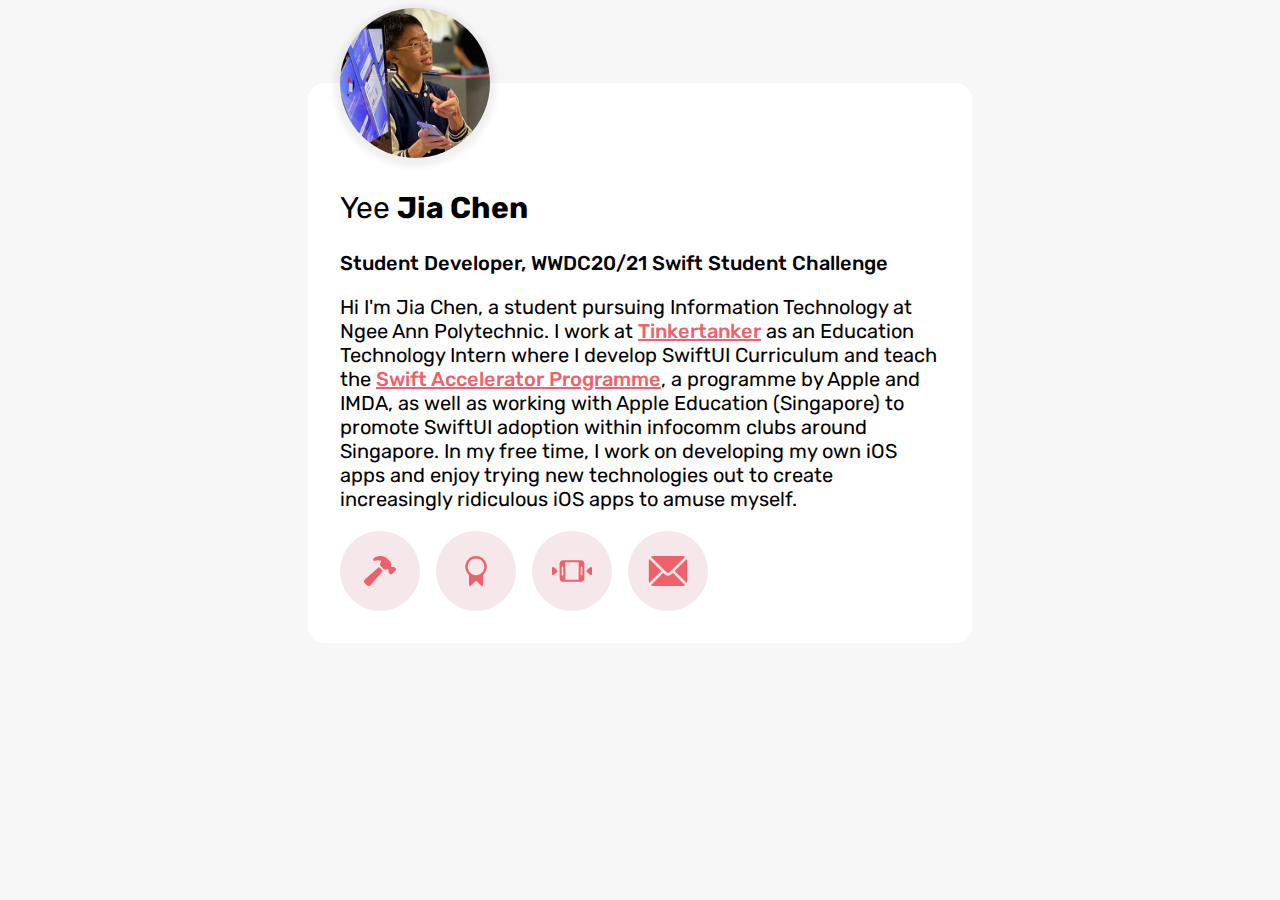
<file: index.html>
<!DOCTYPE html>
<html lang="en">
  <head>
    <meta charset="utf-8">
    <meta name="viewport" content="width=device-width">
    <title>Jia Chen</title>
    <link rel="preconnect" href="https://fonts.googleapis.com"> 
    <link rel="preconnect" href="https://fonts.gstatic.com" crossorigin> 
    <link href="https://fonts.googleapis.com/css2?family=Rubik:wght@300;400;500;600;700&display=swap" rel="stylesheet">
    <link href="style.css" rel="stylesheet" type="text/css" />
  </head>
  <body class="container">
    <section class="homecard">
      <img class="profilepic" src="assets/profile.png" alt="Profile Picture"/>
      <h2 class="name">Yee <b>Jia Chen</b></h2>
      <h3>Student Developer, WWDC20/21 Swift Student Challenge</h3>
      <p>
        Hi I'm Jia Chen, a student pursuing Information Technology at Ngee Ann Polytechnic. 
        I work at <a href="https://tinkertanker.com">Tinkertanker</a> as an Education Technology Intern where I develop SwiftUI Curriculum and teach the 
        <a href="https://swiftinsg.org">Swift Accelerator Programme</a>, a programme by Apple and IMDA, as well as working with Apple Education (Singapore) to promote
        SwiftUI adoption within infocomm clubs around Singapore. In my free time, I work on developing my own iOS apps and enjoy trying new technologies out to create 
        increasingly ridiculous iOS apps to amuse myself.
      </p>

      <nav>
        <button class="circularbutton" type="button" onclick="window.location.href='projects.html';">
          <img src="assets/icons/projects.svg" alt="Projects"/>
          <span>Projects</span>
        </button>

        <button class="circularbutton" type="button" onclick="window.location.href='awards.html';">
          <img src="assets/icons/achievements.svg" alt="Awards"/>
          <span>Awards</span>
        </button>

        <button class="circularbutton" type="button" onclick="window.location.href='timeline.html';">
          <img src="assets/icons/timeline.svg" alt="Timeline"/>
          <span>Timeline</span>
        </button>

        <button class="circularbutton" type="button" onclick="window.location.href='contact.html';">
          <img src="assets/icons/contact.svg" alt="Contact"/>
          <span>Contact</span>
        </button>
      </nav>
    </section>
    <script src="script.js"></script>
  </body>
</html>
</file>
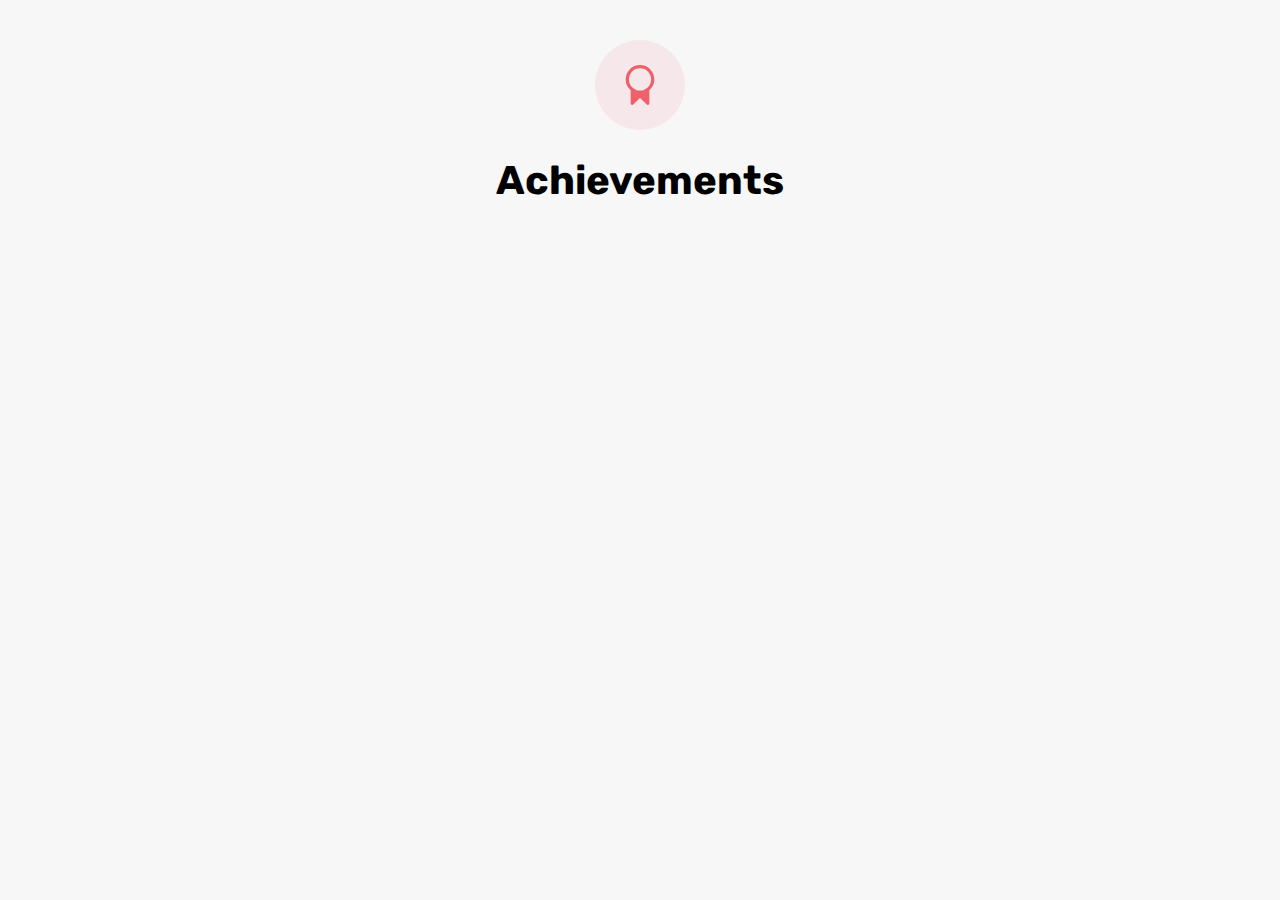
<file: achievements.html>
<!DOCTYPE html>
<html>
    <head>
        <meta charset="utf-8">
        <meta name="viewport" content="width=device-width">
        <title>Achievements</title>
        <link rel="preconnect" href="https://fonts.googleapis.com"> 
        <link rel="preconnect" href="https://fonts.gstatic.com" crossorigin> 
        <link href="https://fonts.googleapis.com/css2?family=Rubik:wght@300;400;500;600;700&display=swap" rel="stylesheet">
        <link href="style.css" rel="stylesheet" type="text/css" />
    </head>
    <body class="container">
        <header>
            <div class="headericon">
                <img src="assets/icons/achievements.svg" alt="Achievements Icon"/>
            </div>
            
            <h1>Achievements</h1>

            <script src="script.js"></script>
        </header>
    </body>
</html>
</file>
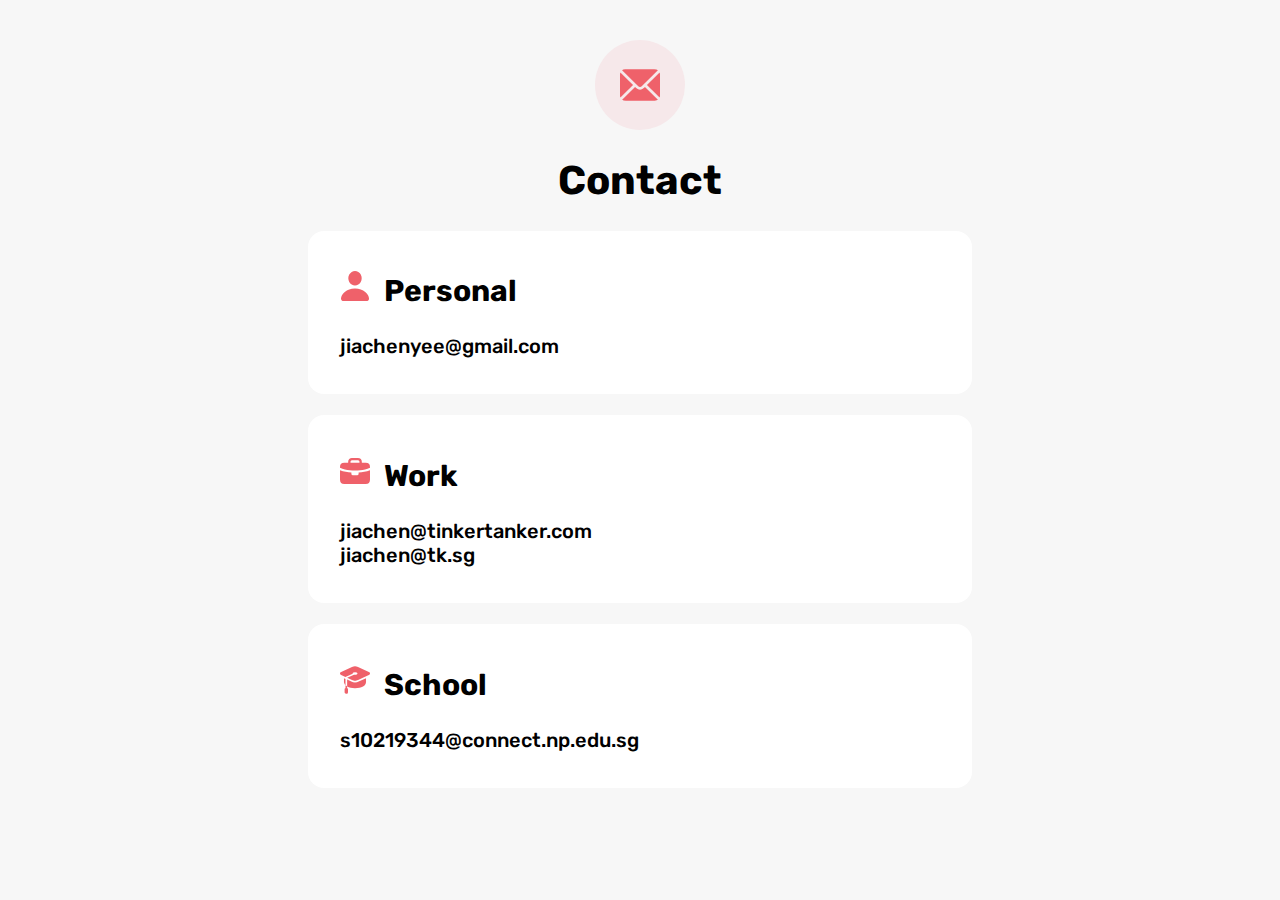
<file: contact.html>
<!DOCTYPE html>
<html lang="en">
    <head>
        <meta charset="utf-8">
        <meta name="viewport" content="width=device-width">
        <title>Contact</title>
        <link rel="preconnect" href="https://fonts.googleapis.com"> 
        <link rel="preconnect" href="https://fonts.gstatic.com" crossorigin> 
        <link href="https://fonts.googleapis.com/css2?family=Rubik:wght@300;400;500;600;700&display=swap" rel="stylesheet">
        <link href="style.css" rel="stylesheet" type="text/css" />
    </head>
    <body class="container">
        <header>
            <div class="headericon" onclick="javascript:history.back()">
                <img src="assets/icons/contact.svg" alt="Contact Icon"/>
            </div>
            
            <h1>Contact</h1>

            <script src="script.js"></script>
        </header>

        <section class="contactcard">
            <h2><img src="assets/icons/personalemail.svg" alt="Personal Email Icon"/> Personal</h2>
            <p>
                <a href="mailto:jiachenyee@gmail.com">jiachenyee@gmail.com</a>
            </p>
        </section>

        <section class="contactcard">
            <h2><img src="assets/icons/workemail.svg" alt="Work Email Icon"/> Work</h2>
            <p>
                <a href="mailto:jiachen@tinkertanker.com">jiachen@tinkertanker.com</a>
                <br/>
                <a href="mailto:jiachen@tk.sg">jiachen@tk.sg</a>
            </p>
        </section>

        <section class="contactcard">
            <h2><img src="assets/icons/schoolemail.svg" alt="School Email Icon"/> School</h2>
            <p>
                <a href="mailto:s10219344@connect.np.edu.sg">s10219344@connect.np.edu.sg</a>
            </p>
        </section>
    </body>
</html>
</file>
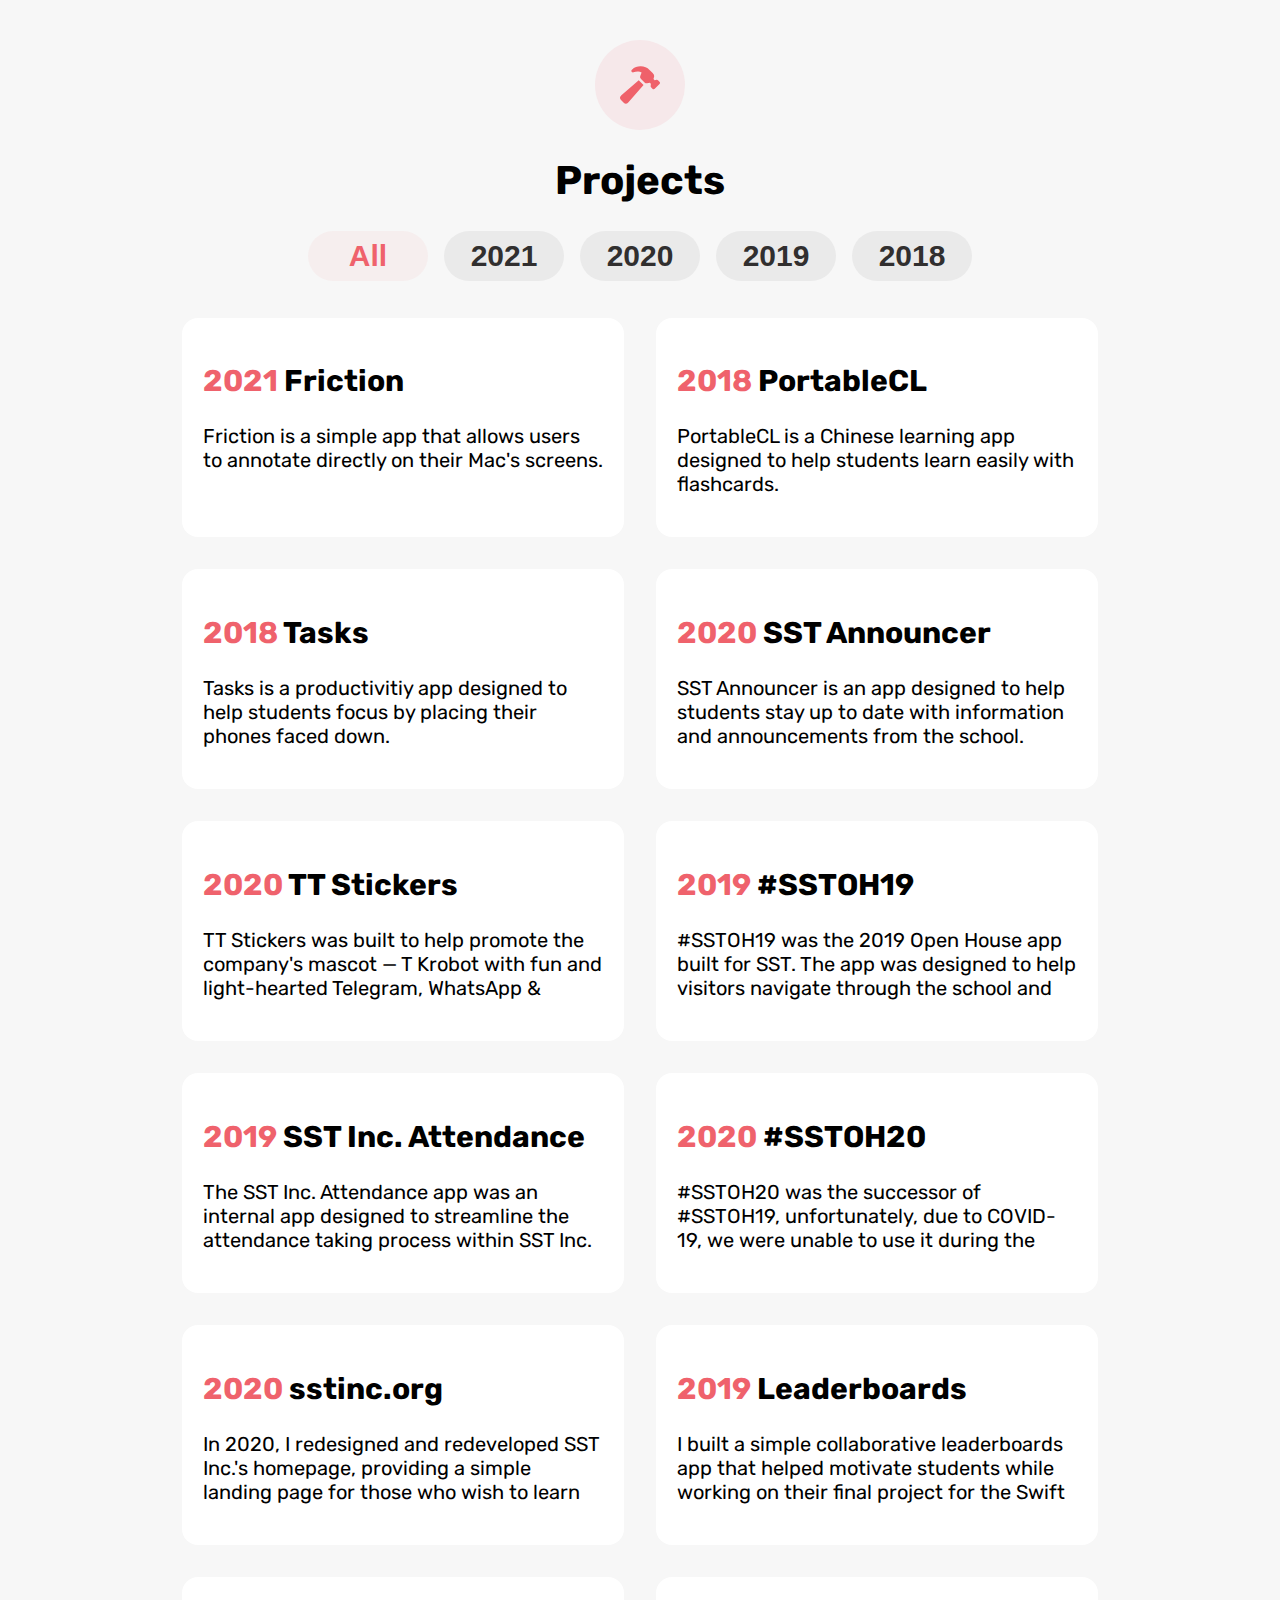
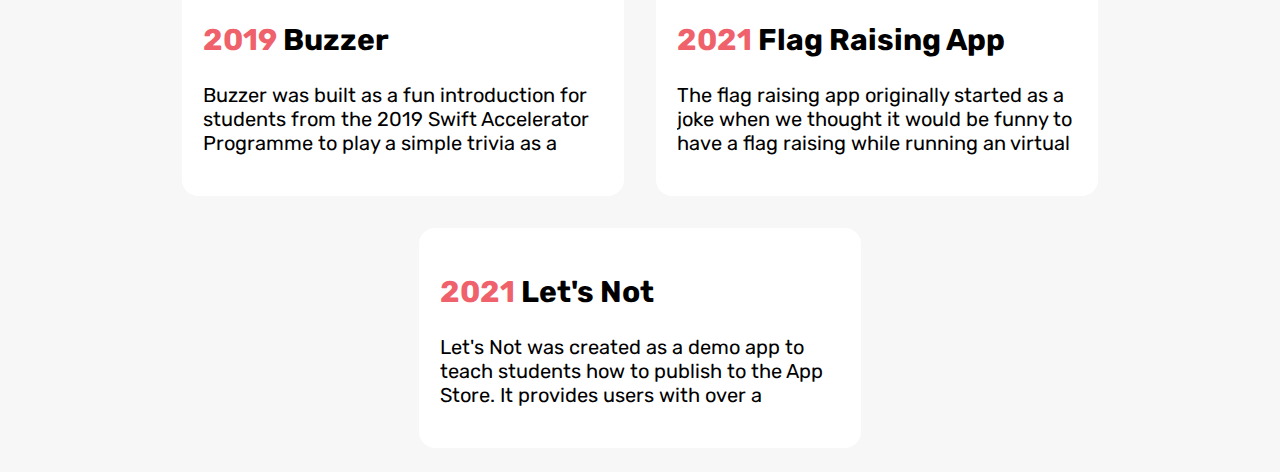
<file: projects.html>
<!DOCTYPE html>
<html lang="en">
    <head>
        <meta charset="utf-8">
        <meta name="viewport" content="width=device-width">
        <title>Projects</title>
        <link rel="preconnect" href="https://fonts.googleapis.com"> 
        <link rel="preconnect" href="https://fonts.gstatic.com" crossorigin> 
        <link href="https://fonts.googleapis.com/css2?family=Rubik:wght@300;400;500;600;700&display=swap" rel="stylesheet">
        <link href="style.css" rel="stylesheet" type="text/css" />
    </head>
    <body class="container" onload="changeYear(null);">
        <header>
            <div class="headericon" onclick="javascript:history.back()">
                <img src="assets/icons/projects.svg" alt="Projects Icon"/>
            </div>
            
            <h1>Projects</h1>
            
            <div class="yearselector">
                <button class="yearselectorbutton" id="all" type="button" onclick="changeYear(null);">All</button>
                <button class="yearselectorbutton" id="2021" type="button" onclick="changeYear(2021);">2021</button>
                <button class="yearselectorbutton" id="2020" type="button" onclick="changeYear(2020);">2020</button>
                <button class="yearselectorbutton" id="2019" type="button" onclick="changeYear(2019);">2019</button>
                <button class="yearselectorbutton" id="2018" type="button" onclick="changeYear(2018);">2018</button>
            </div>

            <div id="projectsDiv" class="projectscollection"></div>

            <script src="script.js"></script>
        </header>
    </body>
</html>
</file>
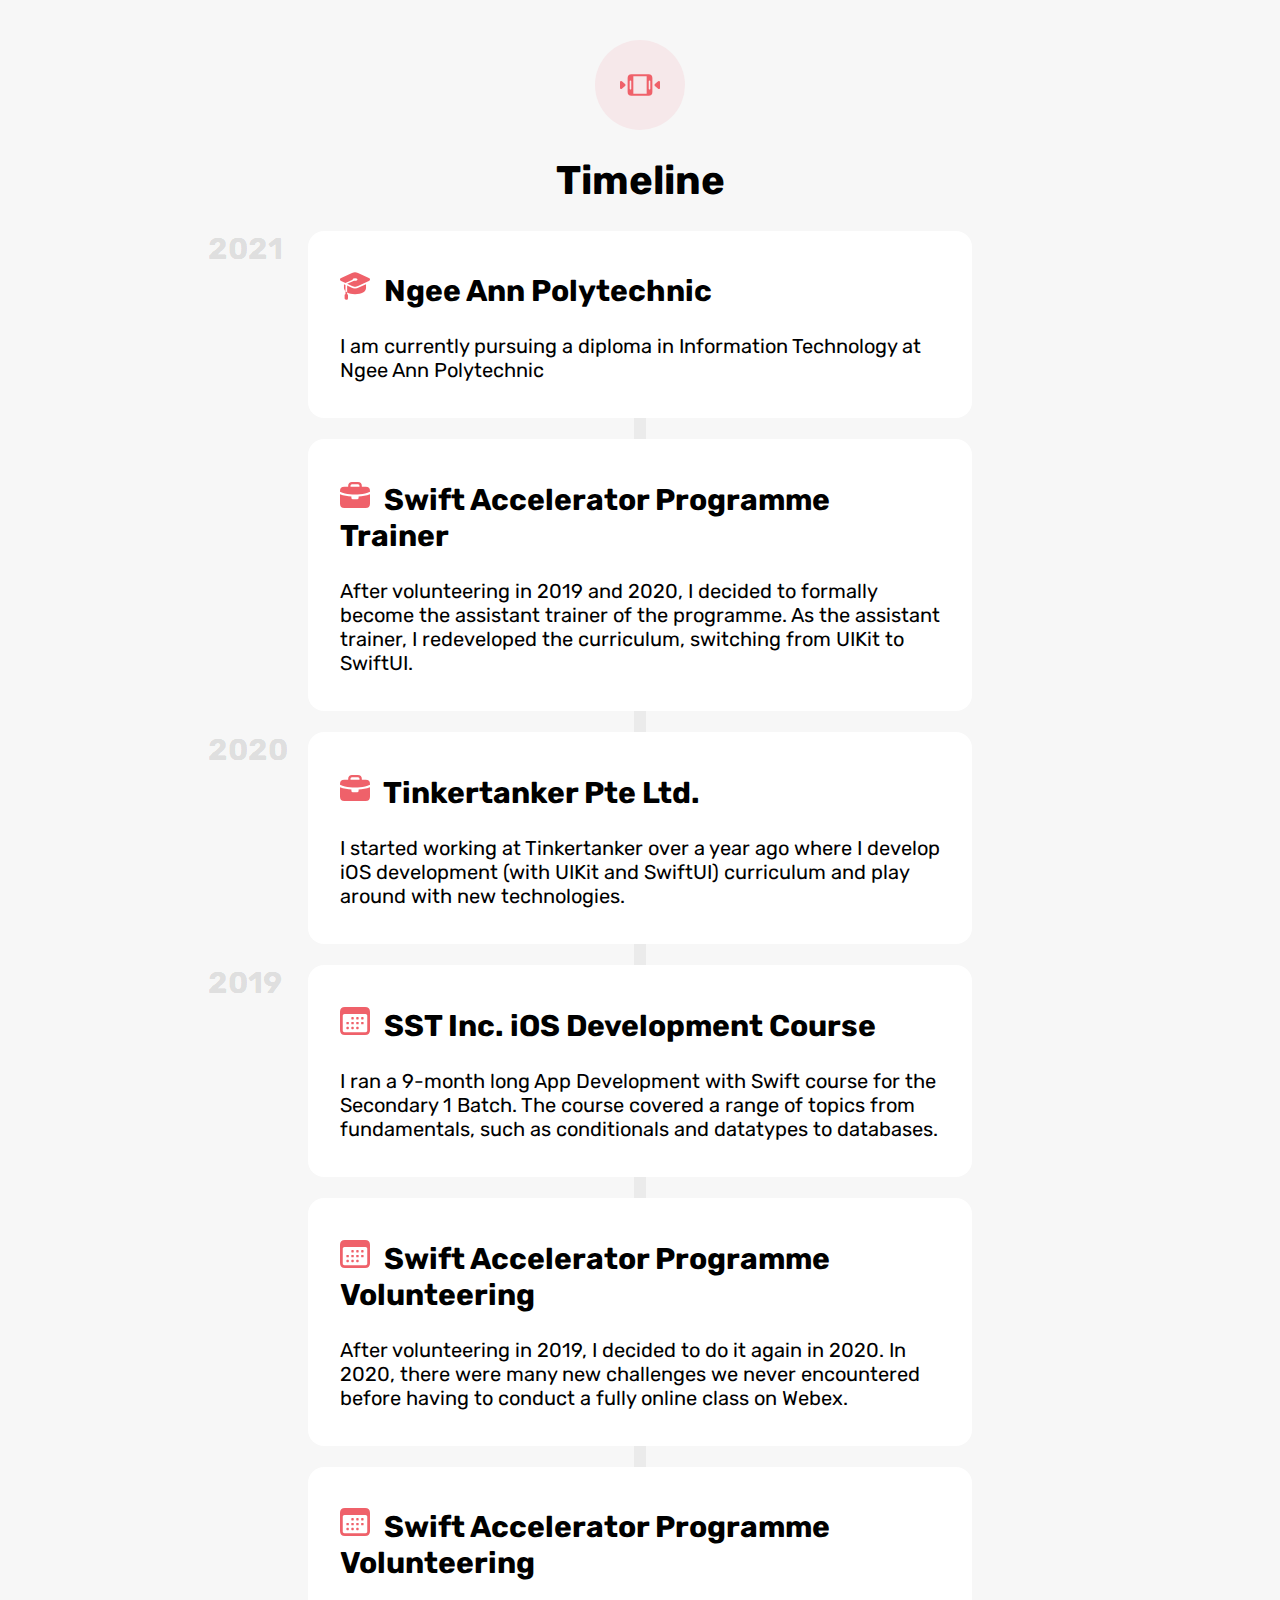
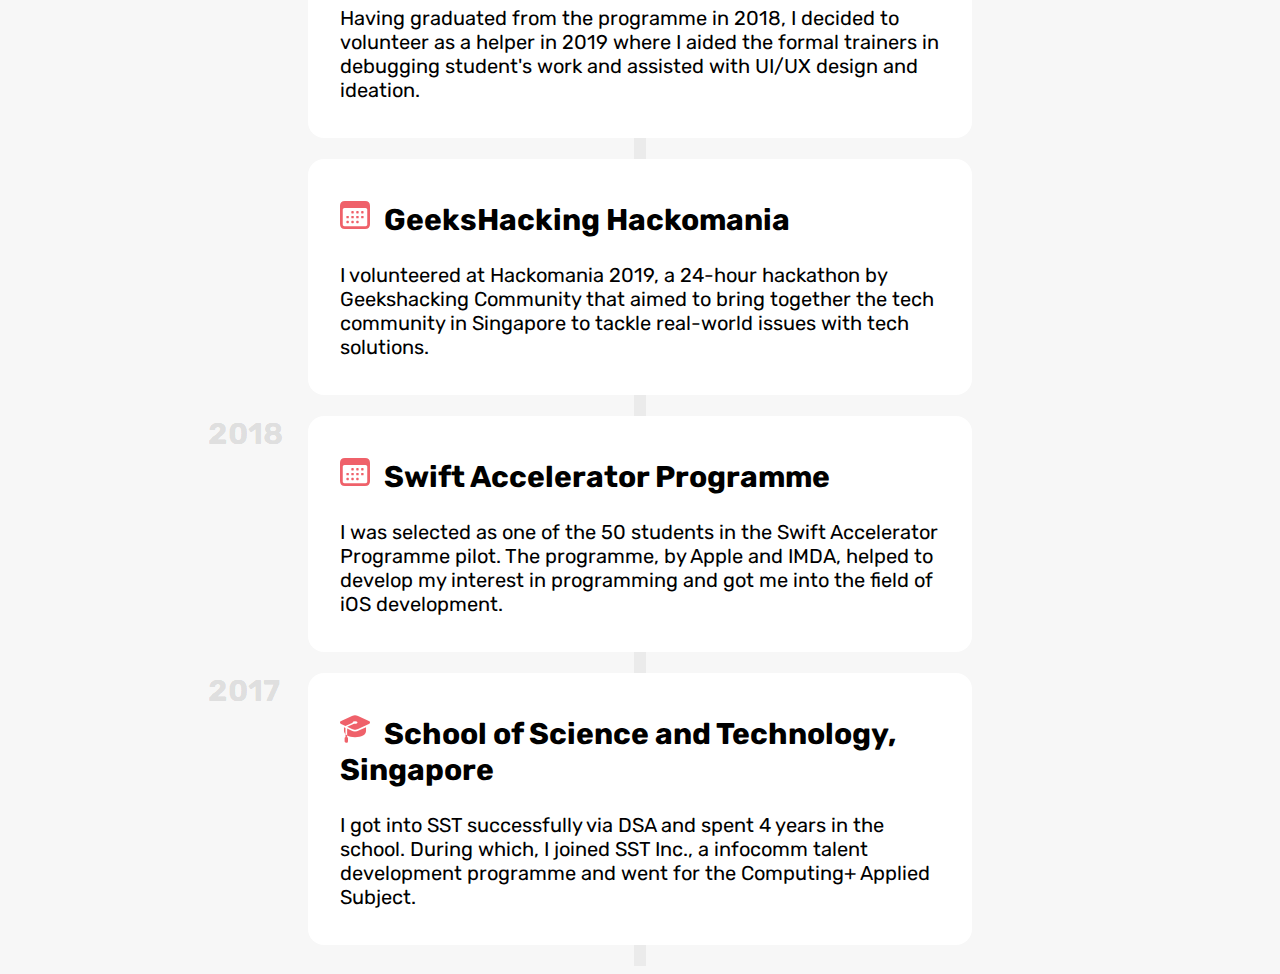
<file: timeline.html>
<!DOCTYPE html>
<html lang="en">
    <head>
        <meta charset="utf-8">
        <meta name="viewport" content="width=device-width">
        <title>Timeline</title>
        <link rel="preconnect" href="https://fonts.googleapis.com"> 
        <link rel="preconnect" href="https://fonts.gstatic.com" crossorigin> 
        <link href="https://fonts.googleapis.com/css2?family=Rubik:wght@300;400;500;600;700&display=swap" rel="stylesheet">
        <link href="style.css" rel="stylesheet" type="text/css" />
    </head>
    <body class="container" onload="loadTimeline()">
        <header>
            <div class="headericon" onclick="javascript:history.back()">
                <img src="assets/icons/timeline.svg" alt="Timeline Icon"/>
            </div>
            
            <h1>Timeline</h1>

            <div id="timeline"></div>
            
            <script src="script.js"></script>
        </header>
    </body>
</html>
</file>
<file: style.css>
/* MARK: - Global elements */
h1 {
    font-weight: 700;
    font-size: 40px;
    font-family: 'Rubik', sans-serif;
}

h2 {
    font-weight: 700;
    font-size: 30px;
    font-family: 'Rubik', sans-serif;
}

/* Create inline icon style */
h2 > img {
    width: 30px;
    height: 30px;
    filter: brightness(0) saturate(100%) invert(66%) sepia(89%) saturate(3865%) hue-rotate(319deg) brightness(97%) contrast(93%);
    margin-right: 8px;
}

h3 {
    font-weight: 500;
    font-size: 20px;
    font-family: 'Rubik', sans-serif;
}

p {
    font-weight: 400;
    font-size: 20px;
    font-family: 'Rubik', sans-serif;
}

b {
    font-weight: 700;
}

html {
    background-color: #F7F7F7;
}

a {
    color: #EF626C;
    font-weight: 500;
    /* text-decoration: none; */
}

header {
    display: flex;
    justify-content: center;
    flex-flow: column;
    align-items: center;
    align-content: center;
    flex-direction: column;
}

/* MARK: Styling for index.html */

nav {
    display: flex;
    flex-direction: row;
    flex-wrap: wrap;
    gap: 16px;
}

.name {
    margin-top: 75px;
    font-weight: 400;
}

.profilepic {
    width:150px;
    height:150px;
    background-size:contain;
    background-position:center;
    border-radius:50%;
    box-shadow: 0px 3px 6px 6px #00000010;
    position: absolute;
    top: -75px;
}

.homecard {
    background-color: #FFFFFF;
    padding: 32px;
    border-radius: 16px;
    width: 600px;
    margin-top: 75px;
    position: relative;
}

@media only screen and (max-width: 700px) {
    .homecard {
        width: 100%;
        margin-left: 21px;
        margin-right: 21px;
        margin-top: 96px;
    }
    .profilepic {
        position: absolute;
    }
}

/* Set up circular navigation buttons */
.circularbutton {
    border: none;
    background-color: #F6E8EA;
    width: 80px;
    height: 80px;
    border-radius: 50%;

    display: inline-block;
    display: flex;
    align-content: center;
    align-items: center;
    justify-content: center;
    flex-direction: column;
}

.circularbutton > img {
    width: 40px;
    height: 30px;
    filter: brightness(0) saturate(100%) invert(66%) sepia(89%) saturate(3865%) hue-rotate(319deg) brightness(97%) contrast(93%);
}

.circularbutton:hover {
    background-color: #EF626C;
}

.circularbutton:hover > img {
    width: 40px;
    height: 30px;
    margin-bottom: 8px;
    filter: brightness(0) saturate(100%) invert(88%) sepia(13%) saturate(266%) hue-rotate(307deg) brightness(107%) contrast(93%);
}

.circularbutton > span {
    display: none;
    color: #F6E8EA;
    font-weight: 300;
    font-size: 12px;
    font-family: 'Rubik', sans-serif;
}

.circularbutton:hover > span {
    display: inherit;
}

/* Set up hheader icons for subsequent CSS files */
.headericon {
    background-color: #F6E8EA;
    width: 90px;
    height: 90px;
    display: flex;
    align-content: center;
    flex-wrap: wrap-reverse;
    border-radius: 50%;
    margin-top: 32px;
}

.headericon:hover {
    background-color: #fffafb;
    width: 90px;
    height: 90px;
    display: flex;
    align-content: center;
    flex-wrap: wrap-reverse;
    border-radius: 50%;
    margin-top: 32px;
}

.headericon > img {
    width: 40px;
    height: 40px;
    filter: brightness(0) saturate(100%) invert(66%) sepia(89%) saturate(3865%) hue-rotate(319deg) brightness(97%) contrast(93%);
    padding: 25px;
}

/* MARK: - Contact screen */

.contactcard {
    background-color: #FFFFFF;
    padding-top: 16px;
    padding-bottom: 16px;
    padding-left: 32px;
    padding-right: 32px;

    border-radius: 16px;
    width: 600px;
    margin-bottom: 21px;
}

.container {
    display: flex;
    align-items: center;
    justify-content: center;
    align-content: center;
    flex-direction: column;
}

.contactcard > p > a {
    color: #000000;
    text-decoration: none;
}

.contactcard > p > a:hover {
    color: #868686;
    text-decoration: none;
}

@media only screen and (max-width: 700px) {
    .contactcard {
        margin-left: 10%;
        margin-right: 10%;
        width: 80%;
    }

    .contactcard > p {
        word-wrap: break-word;
    }

    .container {
        padding-right: 21px;
        padding-left: 21px;
    }
}

/* MARK: - Project Screen */
/* Create year selector */
.yearselectorbutton {
    width: 120px;
    height: 50px;
    background-color: #EAEAEA;
    color: #312F2F;
    border: none;
    border-radius: 50px;
    display: inline-block;
    margin-left: 8px;
    margin-right: 8px;

    font-size: 30px;
    font-weight: 700;
}

.yearselectorbutton:hover {
    background-color: #ef626b08;
    color: #ef626b94;
    border: none;
    border-radius: 50px;
    display: inline-block;
    margin-left: 8px;
    margin-right: 8px;

    font-size: 30px;
    font-weight: 700;
}

.yearselectorbuttonselected {
    width: 120px;
    height: 50px;
    background-color: #ef626b0F;
    color: #EF626C;
    border: none;
    border-radius: 50px;
    display: inline-block;
    margin-left: 8px;
    margin-right: 8px;

    font-size: 30px;
    font-weight: 700;
}

.yearselector {
    display: flex;
    flex-direction: row;
    margin-bottom: 21px;
}

/* Create project collection */
.projectscollection {
    display: flex;
    flex-wrap: wrap;
    flex-direction: row;
    align-items: center;
    align-content: center;
    justify-content: center;
}

.projectscard {
    width: 400px;
    padding: 21px;
    background-color: #FFFFFF;
    border-radius: 16px;
    margin: 16px;
}

.projectcardcontainer {
    display: flex;
    justify-content: center;
    align-content: center;
}

.projectscard > p {
    overflow: hidden;
    white-space: normal;
    height: 3.6em;
    text-overflow: ellipsis;
}

.projectscard:hover {
    box-shadow: 0px 3px 3px 10px #00000004;
    background-color: #f6f6f6;
}

@media only screen and (max-width: 700px) {
    .yearselector {
        flex-direction: column;
        gap: 16px;
        display: none;
    }

    .projectscard {
        width: 100%;
        padding-left: 21px;
        padding-right: 21px;
        align-content: center;
        justify-content: center;
    }

    .projectscollection {
        flex-wrap: nowrap;
        flex-direction: column;
        justify-content: center;
        width: 100%;
    }
}

/* MARK: - Awards Section */
.awardsection {
    width: 400px;
    height: 600px;
    padding: 21px;
    background-color: #FFFFFF;
    border-radius: 16px;
    margin: 16px;
}

.awardsection:hover {
    box-shadow: 0px 3px 3px 10px #00000004;
    background-color: #f6f6f6;
}

.awardgallary {
    width: 100vw;
    padding-top: 200px;
    display: flex;
    align-items: center;
    flex-wrap: nowrap;
}

.awardheader {
    position: fixed; 
    top: 8px;
}

.awardsection > img {
    max-width: 400px;
    max-height: 300px;
    border-radius: 16px;
}

@media only screen and (max-width: 700px) {
    .awardgallary {
        flex-direction: column;
        gap: 16px;
        padding-top: 0px;
        align-content: center;
        width: 100%;
        justify-content: center;
    }


    .awardsection {
        width: auto;
        height: auto;
        display: flex;
        align-content: center;
        justify-content: center;
        flex-direction: column;
    }

    .awardsection > img {
        max-width: 100%;
        max-height: none;
        border-radius: 16px;
    }
    .awardheader {
        position: relative; 
        top: 8px;
    }
}

@media only screen and (max-height: 900px) {
    .awardheader {
        position: relative; 
    }

    .awardgallary {
        padding-top: 0px;
    }
}

/* MARK: - Timeline Section */
.timelinesection {
    background-color: #FFFFFF;
    padding-top: 16px;
    padding-bottom: 16px;
    padding-left: 32px;
    padding-right: 32px;

    border-radius: 16px;
    width: 600px;
}

.timelineitem {
    display: flex;
    align-items: center;
    align-content: center;
    justify-content: center;
    flex-direction: column;
}

.timelineitem > div {
    height: 21px;
    width: 12px;
    background-color: #EBEBEB;
}

.timelineyear {
    display: flex;
    flex-direction: row;
    width: 100%;
    align-content: center;
    justify-content: center;
}

.timelineyear > h2 {
    color: #0000001E;
    width: 100px;
    margin-top: 0px;
}

.timelineyearcontents {
    display: flex;
    flex-direction: column;
}

@media only screen and (max-width: 900px) {
    .timelineyear {
        flex-direction: column;
    }

    .timelineitem {
        margin-bottom: 16px;
    }

    .timelineitem > div {
        display: none;
    }
}

@media only screen and (max-width: 700px) {
    .timelinesection {
        width: 80%;
        margin-left: 21px;
        margin-right: 21px;
    }
}
</file>
